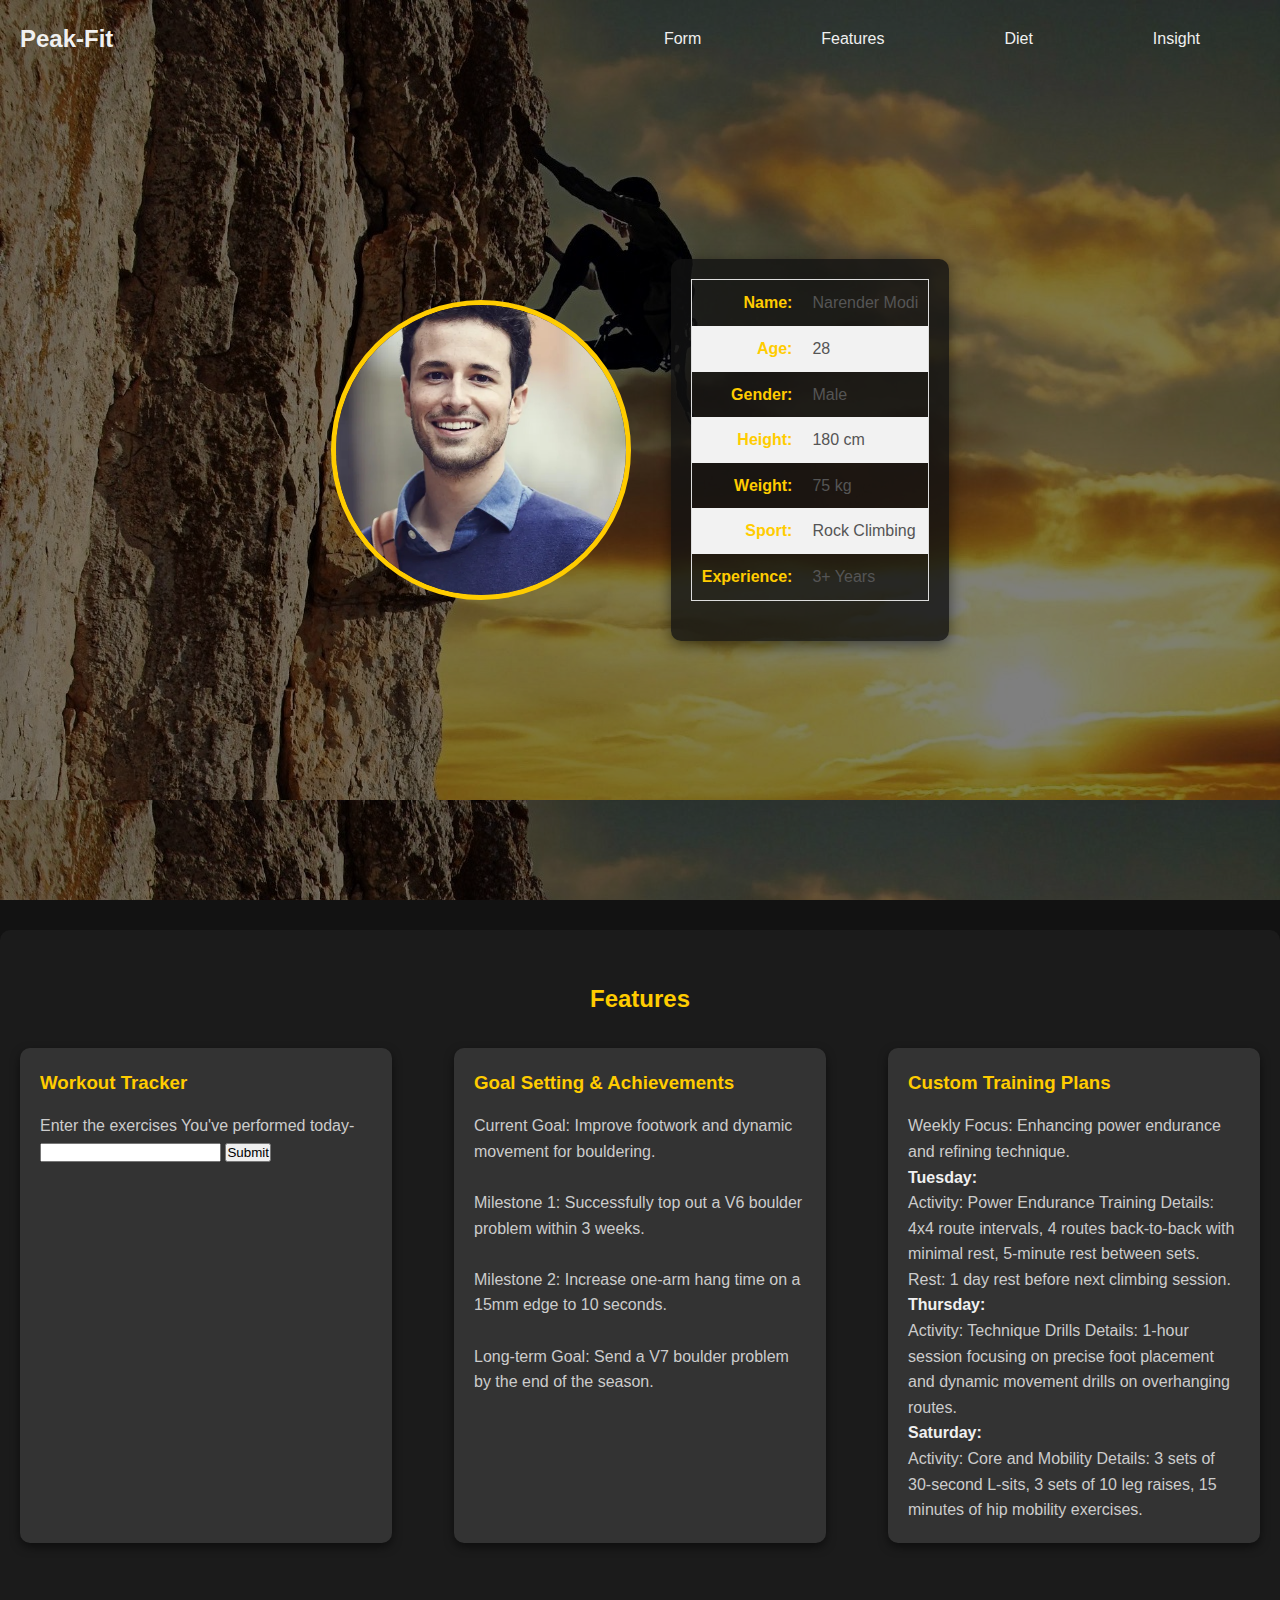
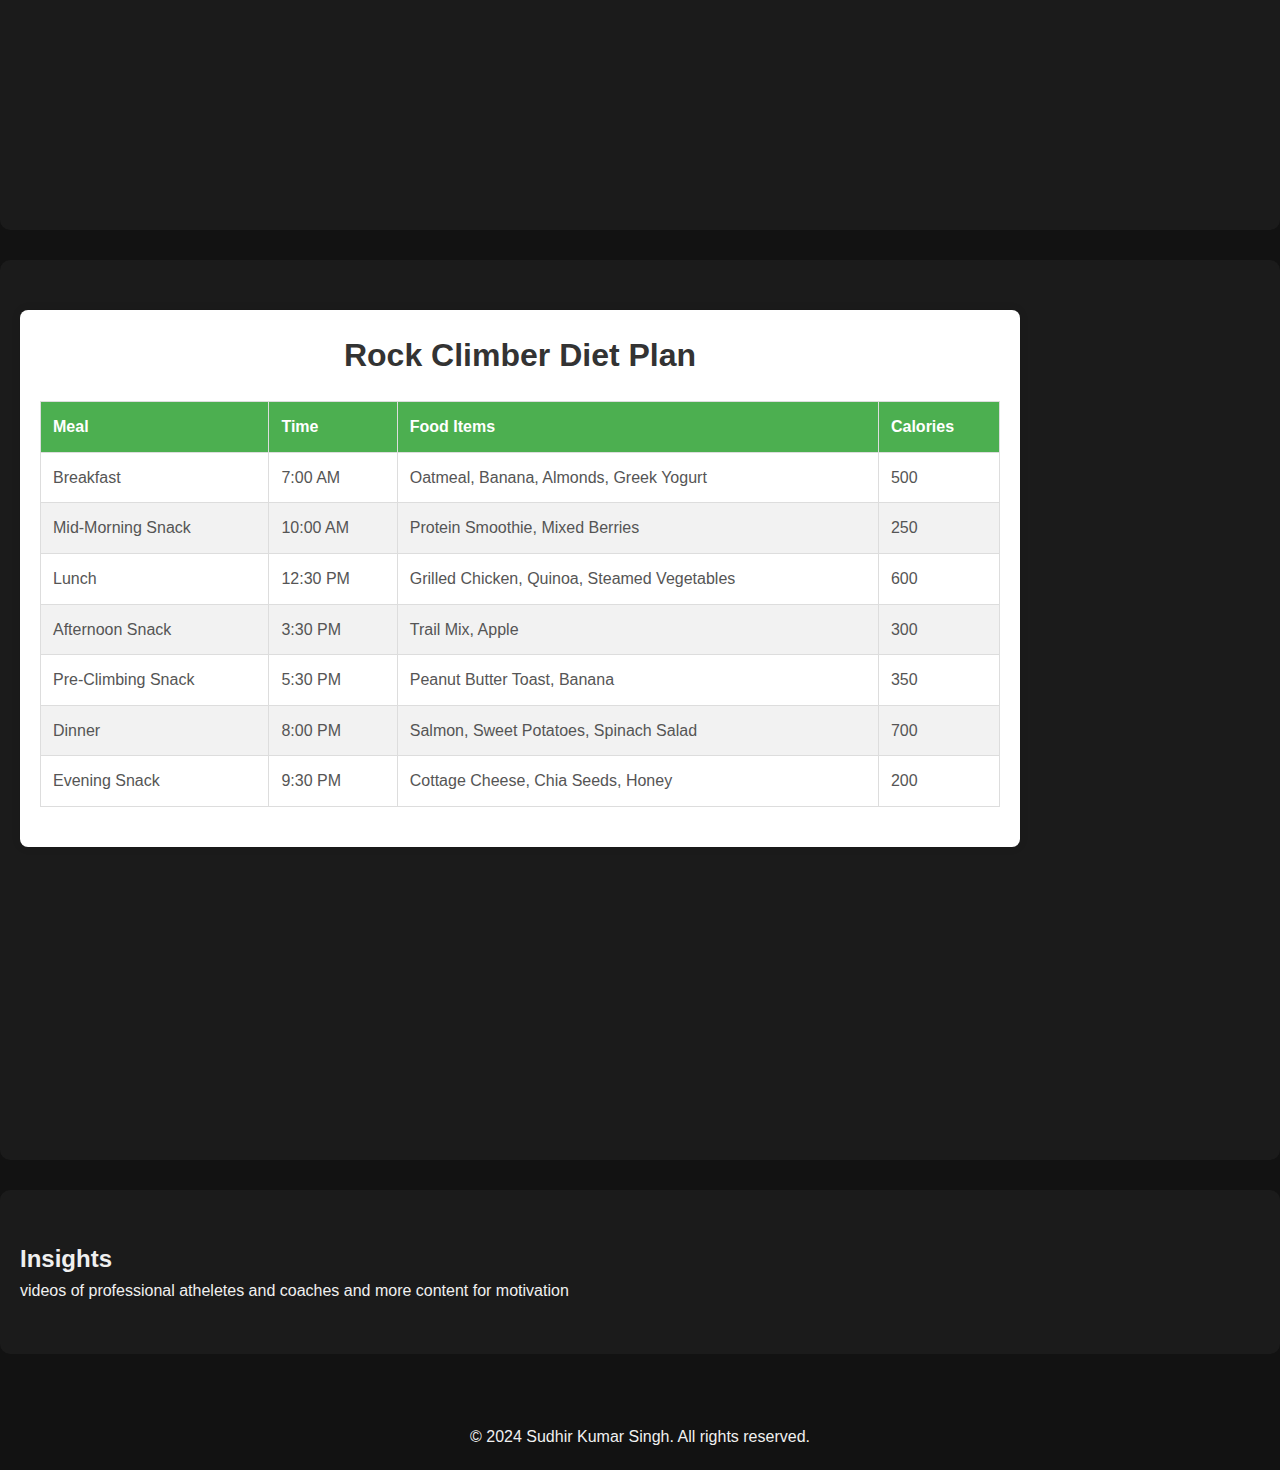
<file: backup.html>
<!DOCTYPE html>
<html lang="en">
<head>
    <meta charset="UTF-8">
    <meta name="viewport" content="width=device-width, initial-scale=1.0">
    <title>PersnoalPage</title>
    <link rel="stylesheet" href="styles.css">
</head>
<body>
    <header class="header">
        <nav class="navbar">
            <div class="logo">Peak-Fit</div>
            <ul class="nav-links">
                <li><a href="form.html">Form</a></li>
                <li><a href="#features">Features</a></li>
                <li><a href="#diet">Diet</a></li>
                <li><a href="#insights">Insight</a></li>
            </ul>
        </nav>
        <div class="hero-section">
            <div class="user-profile">
                <div class="profile-picture-container">
                    <img src="profile-picture.jpg" alt="User Profile Picture" class="profile-picture">
                </div>
                <div class="profile-container">
                    <table>
                        <tr>
                            <td>Name:</td>
                            <td>Narender Modi</td>
                        </tr>
                        <tr>
                            <td>Age:</td>
                            <td>28</td>
                        </tr>
                        <tr>
                            <td>Gender:</td>
                            <td>Male</td>
                        </tr>
                        <tr>
                            <td>Height:</td>
                            <td>180 cm</td>
                        </tr>
                        <tr>
                            <td>Weight:</td>
                            <td>75 kg</td>
                        </tr>
                        <tr>
                            <td>Sport:</td>
                            <td>Rock Climbing</td>
                        </tr>
                        <tr>
                            <td>Experience:</td>
                            <td>3+ Years</td>
                        </tr>
                    </table>
                </div>
            </div>
            
        </div>
    </header>

    <main class="main-content">
        <section id="features" class="features">
            <h2>Features</h2>
            <div class="feature-cards">
                <div class="card">
                    <h3>Workout Tracker</h3>

                    <p>Enter the exercises You've performed today-</p>
                    <input type="text">

                    <button>Submit</button>
                    
                </div>
                <div class="card">
                    <h3>Goal Setting & Achievements</h3>
                    <p>Current Goal: Improve footwork and dynamic movement for bouldering.</p>
                    <br>
                    <p>Milestone 1: Successfully top out a V6 boulder problem within 3 weeks.</p>
                    <br>
                    <p>Milestone 2: Increase one-arm hang time on a 15mm edge to 10 seconds.</p>
                    <br>
                    <p>Long-term Goal: Send a V7 boulder problem by the end of the season.</p>
                </div>
                <div class="card">
                    <h3>Custom Training Plans</h3>
                    <p>Weekly Focus: Enhancing power endurance and refining technique.</p>
                        <h4>Tuesday:</h4>
                        <p>Activity: Power Endurance Training
                        Details: 4x4 route intervals, 4 routes back-to-back with minimal rest, 5-minute rest between sets.
                        Rest: 1 day rest before next climbing session.</p>
                        <h4>Thursday:</h4>
                        <p>Activity: Technique Drills
                        Details: 1-hour session focusing on precise foot placement and dynamic movement drills on overhanging routes.</p>
                        <h4>Saturday:</h4>
                        <p>Activity: Core and Mobility
                        Details: 3 sets of 30-second L-sits, 3 sets of 10 leg raises, 15 minutes of hip mobility exercises.</p>
                </div>
            </div>
        </section>
    
        <section class="diet" id="diet">
            <div class="container">
                <h1>Rock Climber Diet Plan</h1>
                <table>
                    <thead>
                        <tr>
                            <th>Meal</th>
                            <th>Time</th>
                            <th>Food Items</th>
                            <th>Calories</th>
                        </tr>
                    </thead>
                    <tbody>
                        <tr>
                            <td>Breakfast</td>
                            <td>7:00 AM</td>
                            <td>Oatmeal, Banana, Almonds, Greek Yogurt</td>
                            <td>500</td>
                        </tr>
                        <tr>
                            <td>Mid-Morning Snack</td>
                            <td>10:00 AM</td>
                            <td>Protein Smoothie, Mixed Berries</td>
                            <td>250</td>
                        </tr>
                        <tr>
                            <td>Lunch</td>
                            <td>12:30 PM</td>
                            <td>Grilled Chicken, Quinoa, Steamed Vegetables</td>
                            <td>600</td>
                        </tr>
                        <tr>
                            <td>Afternoon Snack</td>
                            <td>3:30 PM</td>
                            <td>Trail Mix, Apple</td>
                            <td>300</td>
                        </tr>
                        <tr>
                            <td>Pre-Climbing Snack</td>
                            <td>5:30 PM</td>
                            <td>Peanut Butter Toast, Banana</td>
                            <td>350</td>
                        </tr>
                        <tr>
                            <td>Dinner</td>
                            <td>8:00 PM</td>
                            <td>Salmon, Sweet Potatoes, Spinach Salad</td>
                            <td>700</td>
                        </tr>
                        <tr>
                            <td>Evening Snack</td>
                            <td>9:30 PM</td>
                            <td>Cottage Cheese, Chia Seeds, Honey</td>
                            <td>200</td>
                        </tr>
                    </tbody>
                </table>
            </div>
        </section>
    
        <section class="insights" id="insights">
            <h2>Insights</h2>
            <p>videos of professional atheletes and coaches and more content for motivation</p>
        </section>
    </main>

    <footer class="footer">
        <p>&copy; 2024 Sudhir Kumar Singh. All rights reserved.</p>
    </footer>
</body>
</html>
</file>
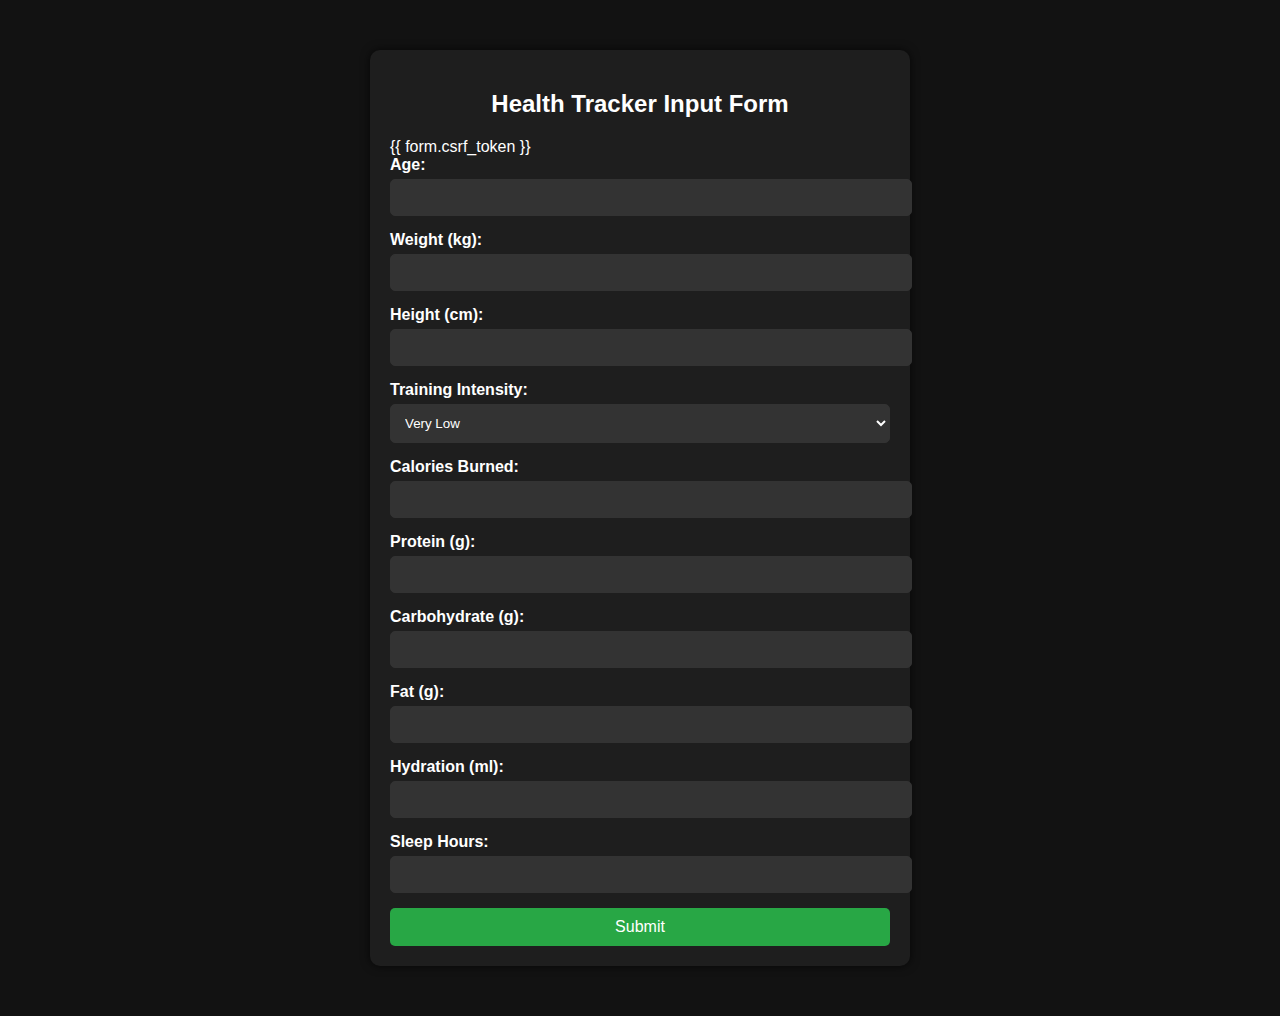
<file: form.html>
<!DOCTYPE html>
<html lang="en">
<head>
    <meta charset="UTF-8">
    <meta name="viewport" content="width=device-width, initial-scale=1.0">
    <title>Health Tracker Input Form</title>
    <link rel="stylesheet" href="form.css">
</head>
<body>
    <div class="form-container">
        <h2>Health Tracker Input Form</h2>
        <form action="/predict" method="post">
            <!-- Add CSRF token if using Flask-WTF -->
            {{ form.csrf_token }}

            <!-- Input fields -->
            <label for="age">Age:</label>
            <input type="number" id="age" name="age" min="0" required>

            <label for="weight">Weight (kg):</label>
            <input type="number" id="weight" name="weight" min="0" step="0.1" required>

            <label for="height">Height (cm):</label>
            <input type="number" id="height" name="height" min="0" step="0.1" required>

            <label for="intensity">Training Intensity:</label>
            <select id="intensity" name="intensity" required>
                <option value="very Low">Very Low</option>
                <option value="low">Low</option>
                <option value="medium">Medium</option>
                <option value="high">High</option>
                <option value="very high">Very High</option>
            </select>

            <label for="calories">Calories Burned:</label>
            <input type="number" id="calories" name="calories" min="0" required>

            <label for="protein">Protein (g):</label>
            <input type="number" id="protein" name="protein" min="0" step="0.1" required>

            <label for="carbohydrate">Carbohydrate (g):</label>
            <input type="number" id="carbohydrate" name="carbohydrate" min="0" step="0.1" required>

            <label for="fat">Fat (g):</label>
            <input type="number" id="fat" name="fat" min="0" step="0.1" required>

            <label for="hydration">Hydration (ml):</label>
            <input type="number" id="hydration" name="hydration" min="0" required>

            <label for="sleep">Sleep Hours:</label>
            <input type="number" id="sleep" name="sleep" min="0" step="0.1" required>

            <button type="submit">Submit</button>
        </form>
    </div>
</body>
</html>
</file>
<file: form.css>
body {
    font-family: Arial, sans-serif;
    background-color: #121212; /* Dark background */
    color: #ffffff; /* Light text color */
    margin: 0;
    padding: 0;
}

.form-container {
    background-color: #1e1e1e; /* Slightly lighter dark background */
    padding: 20px;
    border-radius: 10px;
    box-shadow: 0 0 10px rgba(0, 0, 0, 0.7);
    width: 100%; /* Full width */
    max-width: 500px; /* Optional: limits the max width */
    margin: 50px auto; /* Centers the form horizontally */
}

h2 {
    text-align: center;
    margin-bottom: 20px;
    color: #ffffff;
}

label {
    display: block;
    margin-bottom: 5px;
    font-weight: bold;
    color: #ffffff;
}

input, select {
    width: 100%;
    padding: 10px;
    margin-bottom: 15px;
    border-radius: 5px;
    border: 1px solid #333333; /* Darker border */
    background-color: #333333; /* Dark input background */
    color: #ffffff; /* Light text color */
}

button {
    width: 100%;
    padding: 10px;
    background-color: #28a745;
    color: #ffffff;
    border: none;
    border-radius: 5px;
    cursor: pointer;
    font-size: 16px;
}

button:hover {
    background-color: #218838;
}
</file>
<file: styles.css>
/* General reset */
* {
    margin: 0;
    padding: 0;
    box-sizing: border-box;
    font-family: Arial, sans-serif;
}

body {
    line-height: 1.6;
    color: #f0f0f0;
    background-color: #121212; 
}

/* Header and Navbar */
.header {
    background-color: #121212; 
    text-align: center;
    position: relative;
}

.navbar {
    display: flex;
    justify-content: space-between;
    align-items: center;
    padding: 20px;
    position: absolute;
    top: 0;
    width: 100%;
    z-index: 10;
}

.logo {
    font-size: 1.5em;
    font-weight: bold;
    color: #f0f0f0; 
}

.nav-links {
    list-style-type: none;
    display: flex;
}

.nav-links li {
    margin-left: 20px;
    margin-right: 20px;
    padding: 0 40px;
}

.nav-links a {
    text-decoration: none;
    color: #f0f0f0; 
}

.nav-links a:hover {
    color: #ffcc00; 
}

/* Hero Section */
.hero-section {
    height: 100vh; 
    background-image: url(profile.webp.jpg);
    display: flex;
    justify-content: center;
    align-items: center;
    padding: 20px;
    overflow: hidden;
    position: relative;
}

.hero-section::before {
    content: ""; 
    position: absolute; 
    top: 0;
    left: 0;
    right: 0;
    bottom: 0;
    background-color: rgba(0, 0, 0, 0.5); 
    z-index: 0; 
}

.user-profile {
    display: flex; 
    align-items: center; 
    color: #f0f0f0;
    position: relative; 
    z-index: 1; 
}

.profile-picture-container {
    width: 300px;
    height: 300px; 
    overflow: hidden; 
    border-radius: 50%; 
    border: 5px solid #ffcc00;
    padding: 5px; 
    background-color: #121212; 
    display: flex; 
    justify-content: center; 
    align-items: center; 
    margin-right: 40px;
}

.profile-picture {
    height: 400px;
    width: 400px; 
    object-fit: cover; 
}

.profile-container {
    background-color: rgba(18, 18, 18, 0.8); 
    border-radius: 10px; 
    padding: 20px; 
    box-shadow: 0 4px 15px rgba(0, 0, 0, 0.5); 
}

.user-profile table {
    border-collapse: collapse; 
    width: 100%; 
}

.user-profile td {
    padding: 10px;
    border: none; 
}

.user-profile td:first-child {
    font-weight: bold; 
    text-align: right; 
    color: #ffcc00; 
}

.user-profile td:last-child {
    text-align: left;
}

/* Features Section */
.features {
    padding: 50px 20px;
    background-color: #1b1b1b; 
    border-radius: 10px;
    margin-top: 30px;
    height: 100vh;
}

.features h2 {
    text-align: center;
    color: #ffcc00;
    margin-bottom: 30px;
}

.feature-cards {
    display: flex;
    justify-content: space-between;
    gap: 20px;
}

.card {
    background-color: #333; 
    padding: 20px;
    width: 30%;
    border-radius: 10px;
    color: #f0f0f0; 
    box-shadow: 0 4px 10px rgba(0, 0, 0, 0.5);
    transition: transform 0.3s ease-in-out;
}

.card:hover {
    transform: translateY(-10px);
}

.card h3 {
    margin-bottom: 15px;
    color: #ffcc00;
}

.card p {
    color: #ccc;
}

/* Diet Section */
.diet {
    padding: 50px 20px;
    background-color: #1b1b1b;
    border-radius: 10px;
    margin-top: 30px;
    height: 100vh;
}

.container {
    width: 90%;
    max-width: 1000px;
    background-color: white;
    padding: 20px;
    box-shadow: 0 0 10px rgba(0, 0, 0, 0.1);
    border-radius: 8px;
}

h1 {
    text-align: center;
    margin-bottom: 20px;
    color: #333;
}

table {
    width: 100%;
    border-collapse: collapse;
    margin-bottom: 20px;
}

table, th, td {
    border: 1px solid #ddd;
}

th, td {
    padding: 12px;
    text-align: left;
}

th {
    background-color: #4CAF50;
    color: white;
}

tbody tr:nth-child(even) {
    background-color: #f2f2f2;
}

tbody tr:hover {
    background-color: #e0f7fa;
}

td {
    color: #555;
}

/* Insights Section */
.insights {
    padding: 50px 20px;
    background-color: #1b1b1b;
    border-radius: 10px;
    margin-top: 30px;
}

/* Footer */
.footer {
    background-color: #121212; 
    color: #f0f0f0; 
    text-align: center;
    padding: 20px;
    margin-top: 50px;
}

html {
    scroll-behavior: smooth;
}
</file>
